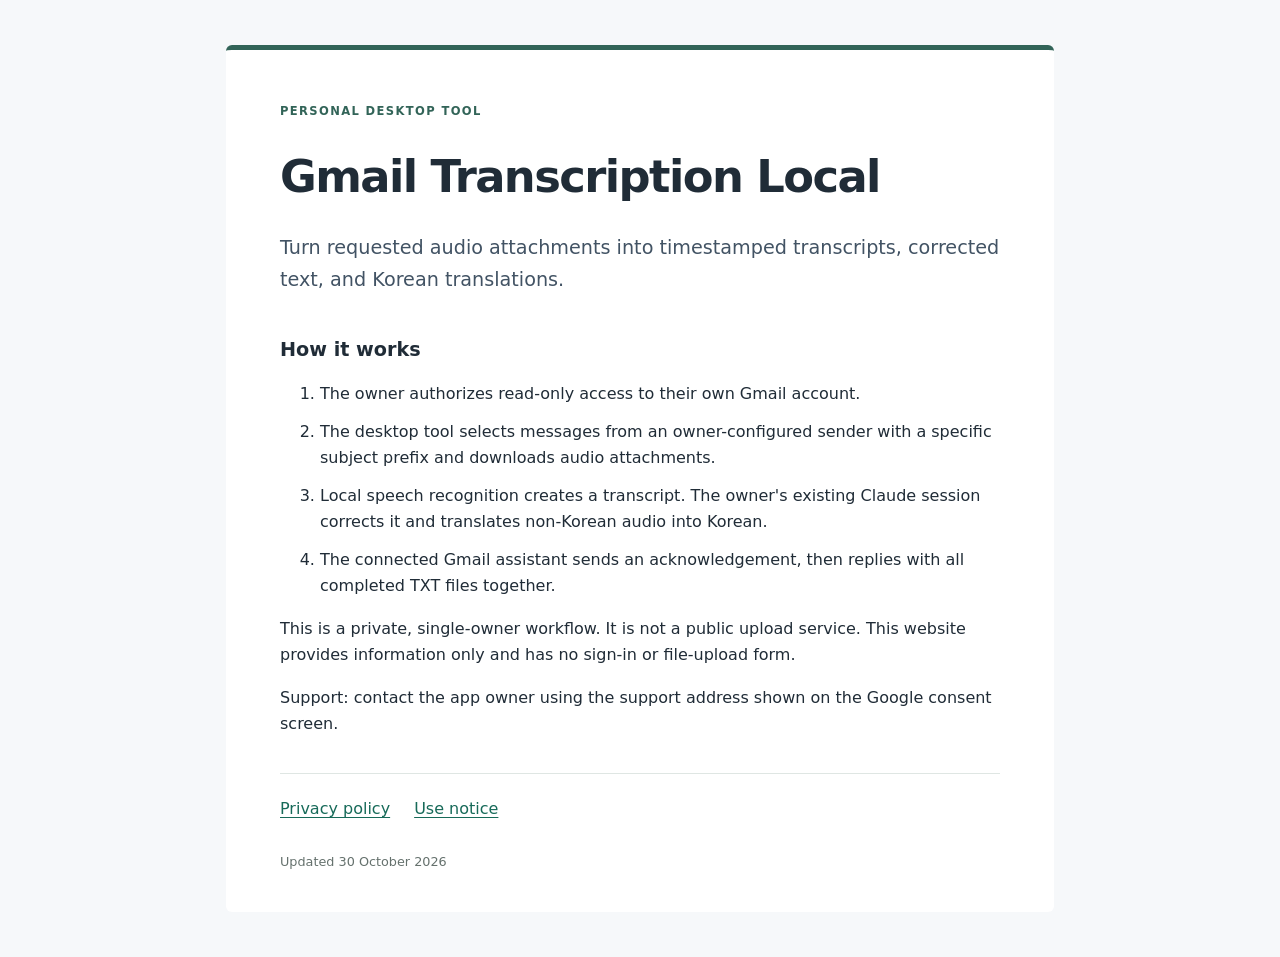
<file: index.html>
<!doctype html>
<html lang="en"><head><meta charset="utf-8"><meta name="viewport" content="width=device-width,initial-scale=1"><meta name="google-site-verification" content="TMN8qSmTAoYGy5-UYif-qaW082IuduOraiB-_aay_1g"><title>Gmail Transcription Local</title><link rel="stylesheet" href="style.css"></head>
<main><p class="eyebrow">PERSONAL DESKTOP TOOL</p><h1>Gmail Transcription Local</h1><p class="intro">Turn requested audio attachments into timestamped transcripts, corrected text, and Korean translations.</p>
<h2>How it works</h2><ol><li>The owner authorizes read-only access to their own Gmail account.</li><li>The desktop tool selects messages from an owner-configured sender with a specific subject prefix and downloads audio attachments.</li><li>Local speech recognition creates a transcript. The owner's existing Claude session corrects it and translates non-Korean audio into Korean.</li><li>The connected Gmail assistant sends an acknowledgement, then replies with all completed TXT files together.</li></ol>
<p>This is a private, single-owner workflow. It is not a public upload service. This website provides information only and has no sign-in or file-upload form.</p>
<p>Support: contact the app owner using the support address shown on the Google consent screen.</p>
<nav><a href="privacy.html">Privacy policy</a><a href="terms.html">Use notice</a></nav><footer>Updated 30 October 2026</footer></main></html>
</file>
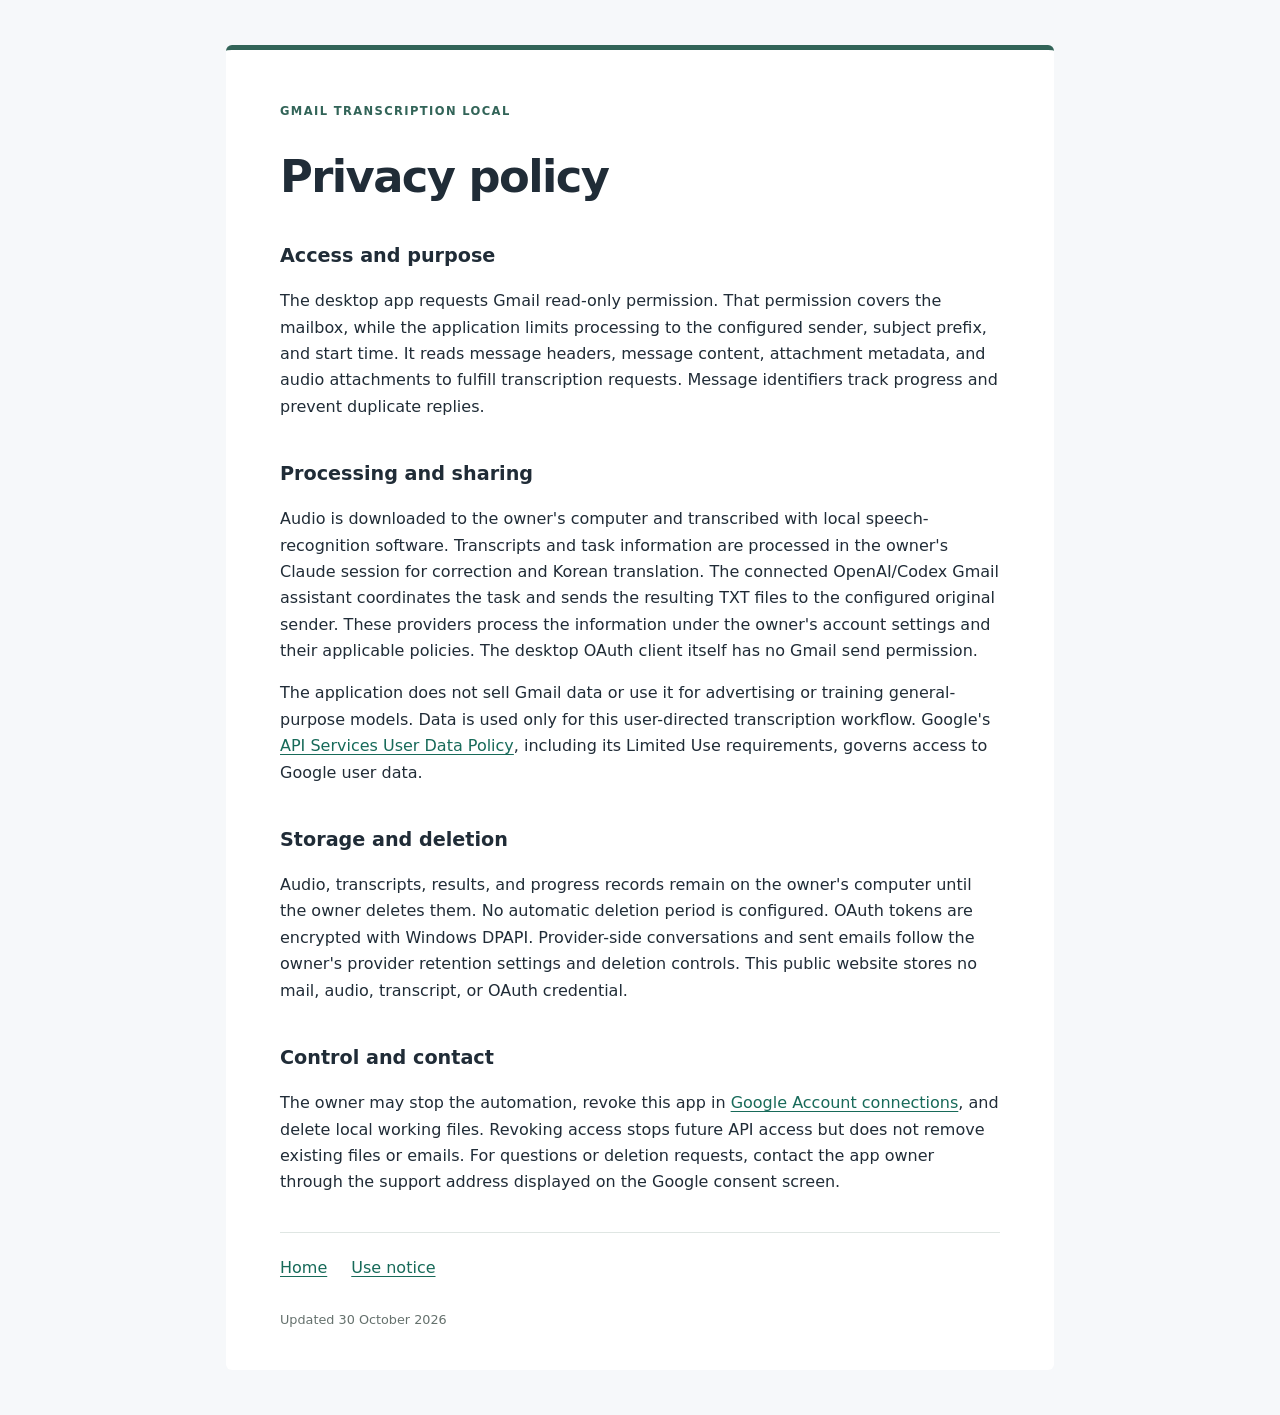
<file: privacy.html>
<!doctype html>
<html lang="en"><meta charset="utf-8"><meta name="viewport" content="width=device-width,initial-scale=1"><title>Privacy — Gmail Transcription Local</title><link rel="stylesheet" href="style.css">
<main><p class="eyebrow">GMAIL TRANSCRIPTION LOCAL</p><h1>Privacy policy</h1>
<h2>Access and purpose</h2><p>The desktop app requests Gmail read-only permission. That permission covers the mailbox, while the application limits processing to the configured sender, subject prefix, and start time. It reads message headers, message content, attachment metadata, and audio attachments to fulfill transcription requests. Message identifiers track progress and prevent duplicate replies.</p>
<h2>Processing and sharing</h2><p>Audio is downloaded to the owner's computer and transcribed with local speech-recognition software. Transcripts and task information are processed in the owner's Claude session for correction and Korean translation. The connected OpenAI/Codex Gmail assistant coordinates the task and sends the resulting TXT files to the configured original sender. These providers process the information under the owner's account settings and their applicable policies. The desktop OAuth client itself has no Gmail send permission.</p><p>The application does not sell Gmail data or use it for advertising or training general-purpose models. Data is used only for this user-directed transcription workflow. Google's <a href="https://developers.google.com/terms/api-services-user-data-policy">API Services User Data Policy</a>, including its Limited Use requirements, governs access to Google user data.</p>
<h2>Storage and deletion</h2><p>Audio, transcripts, results, and progress records remain on the owner's computer until the owner deletes them. No automatic deletion period is configured. OAuth tokens are encrypted with Windows DPAPI. Provider-side conversations and sent emails follow the owner's provider retention settings and deletion controls. This public website stores no mail, audio, transcript, or OAuth credential.</p>
<h2>Control and contact</h2><p>The owner may stop the automation, revoke this app in <a href="https://myaccount.google.com/connections">Google Account connections</a>, and delete local working files. Revoking access stops future API access but does not remove existing files or emails. For questions or deletion requests, contact the app owner through the support address displayed on the Google consent screen.</p>
<nav><a href="index.html">Home</a><a href="terms.html">Use notice</a></nav><footer>Updated 30 October 2026</footer></main></html>
</file>
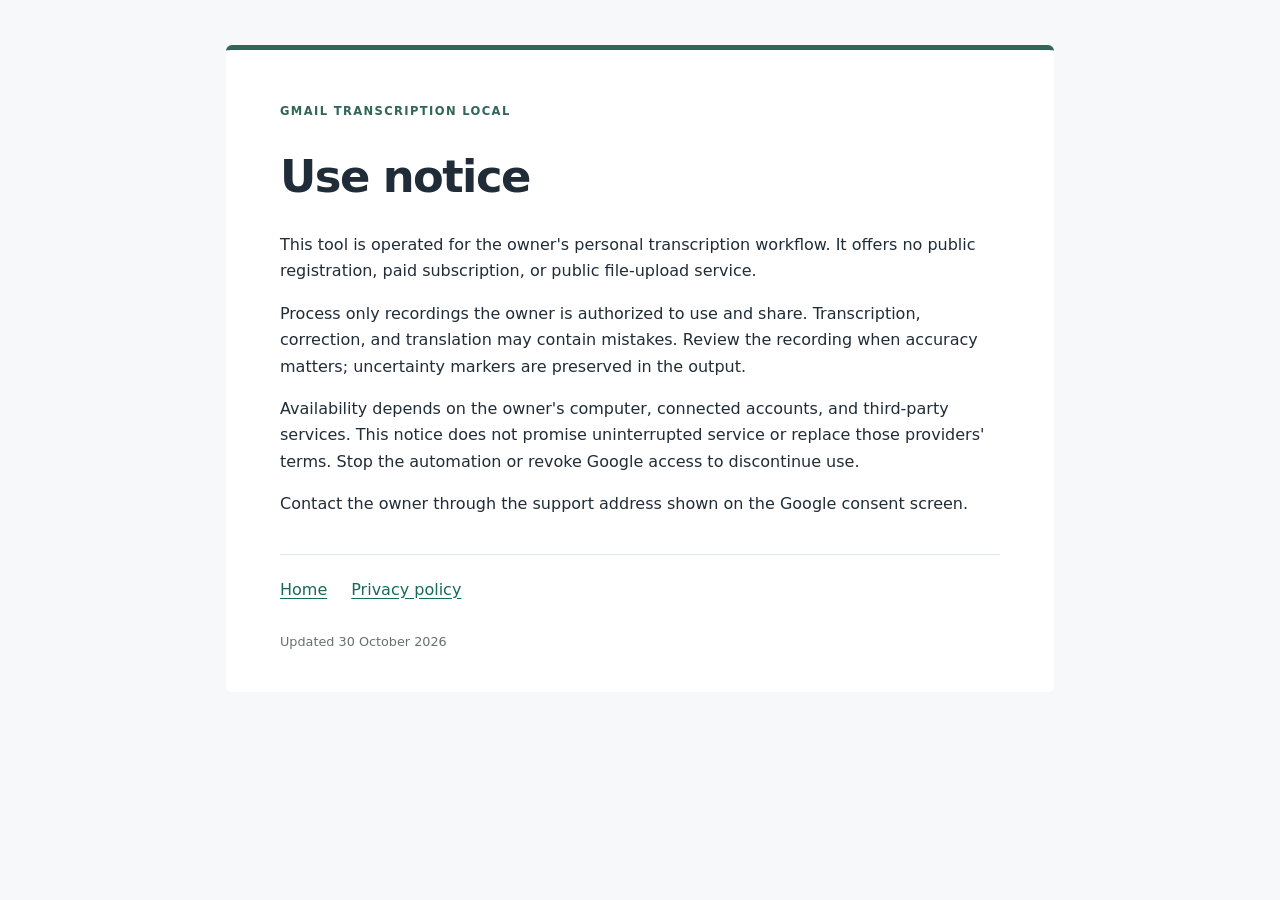
<file: terms.html>
<!doctype html>
<html lang="en"><meta charset="utf-8"><meta name="viewport" content="width=device-width,initial-scale=1"><title>Use notice — Gmail Transcription Local</title><link rel="stylesheet" href="style.css">
<main><p class="eyebrow">GMAIL TRANSCRIPTION LOCAL</p><h1>Use notice</h1><p>This tool is operated for the owner's personal transcription workflow. It offers no public registration, paid subscription, or public file-upload service.</p><p>Process only recordings the owner is authorized to use and share. Transcription, correction, and translation may contain mistakes. Review the recording when accuracy matters; uncertainty markers are preserved in the output.</p><p>Availability depends on the owner's computer, connected accounts, and third-party services. This notice does not promise uninterrupted service or replace those providers' terms. Stop the automation or revoke Google access to discontinue use.</p><p>Contact the owner through the support address shown on the Google consent screen.</p><nav><a href="index.html">Home</a><a href="privacy.html">Privacy policy</a></nav><footer>Updated 30 October 2026</footer></main></html>
</file>
<file: style.css>
:root{font-family:system-ui,sans-serif;color:#202c37;background:#f6f8fa;line-height:1.65}body{margin:0}main{max-width:720px;margin:5vh auto;padding:40px clamp(22px,5vw,54px);background:white;border-top:5px solid #326458;border-radius:6px}h1{font-size:clamp(2rem,5vw,2.8rem);line-height:1.15;letter-spacing:-.035em}h2{font-size:1.2rem;margin-top:2em}.intro{font-size:1.2rem;color:#425364}.eyebrow{letter-spacing:.12em;font-size:.72rem;font-weight:700;color:#326458}li{margin:.7em 0}a{color:#176a59;text-underline-offset:3px}nav{display:flex;gap:24px;margin-top:36px;padding-top:22px;border-top:1px solid #dfe6e3}footer{font-size:.8rem;color:#65716d;margin-top:28px}
</file>
